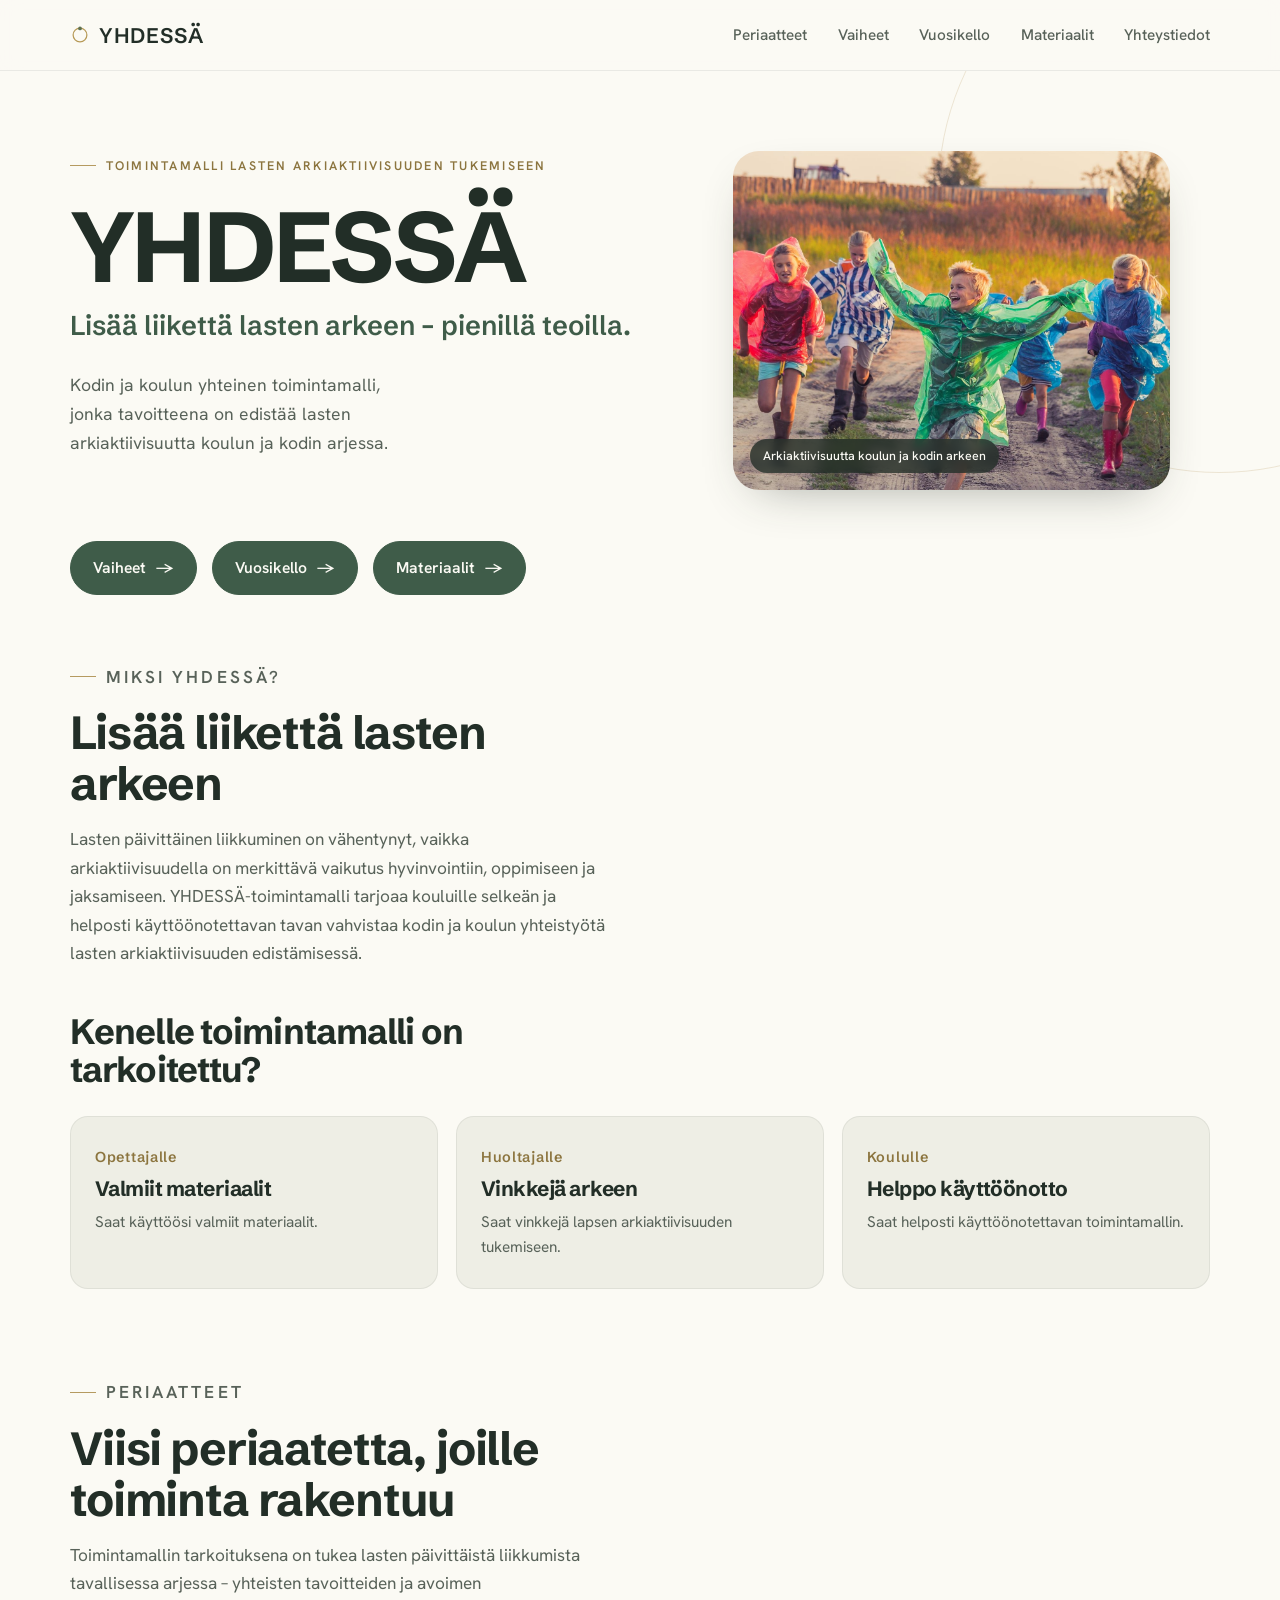
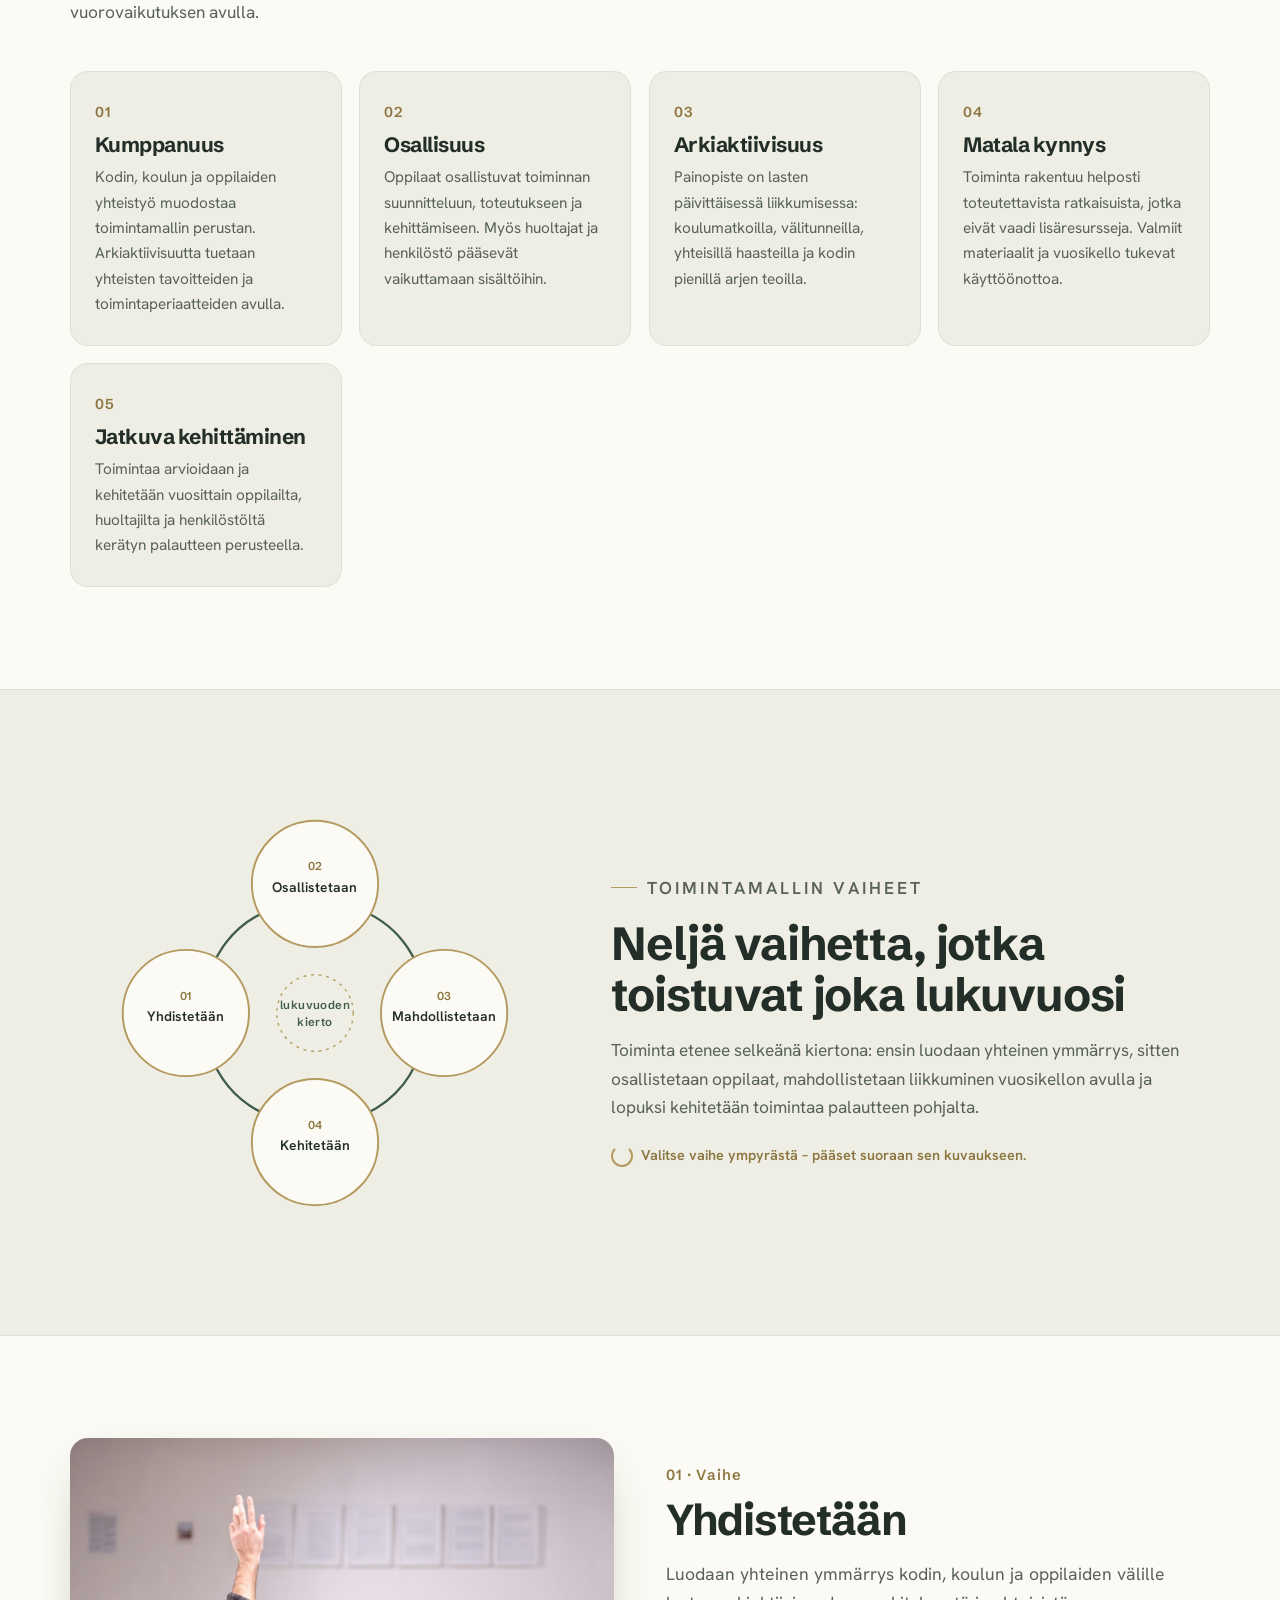
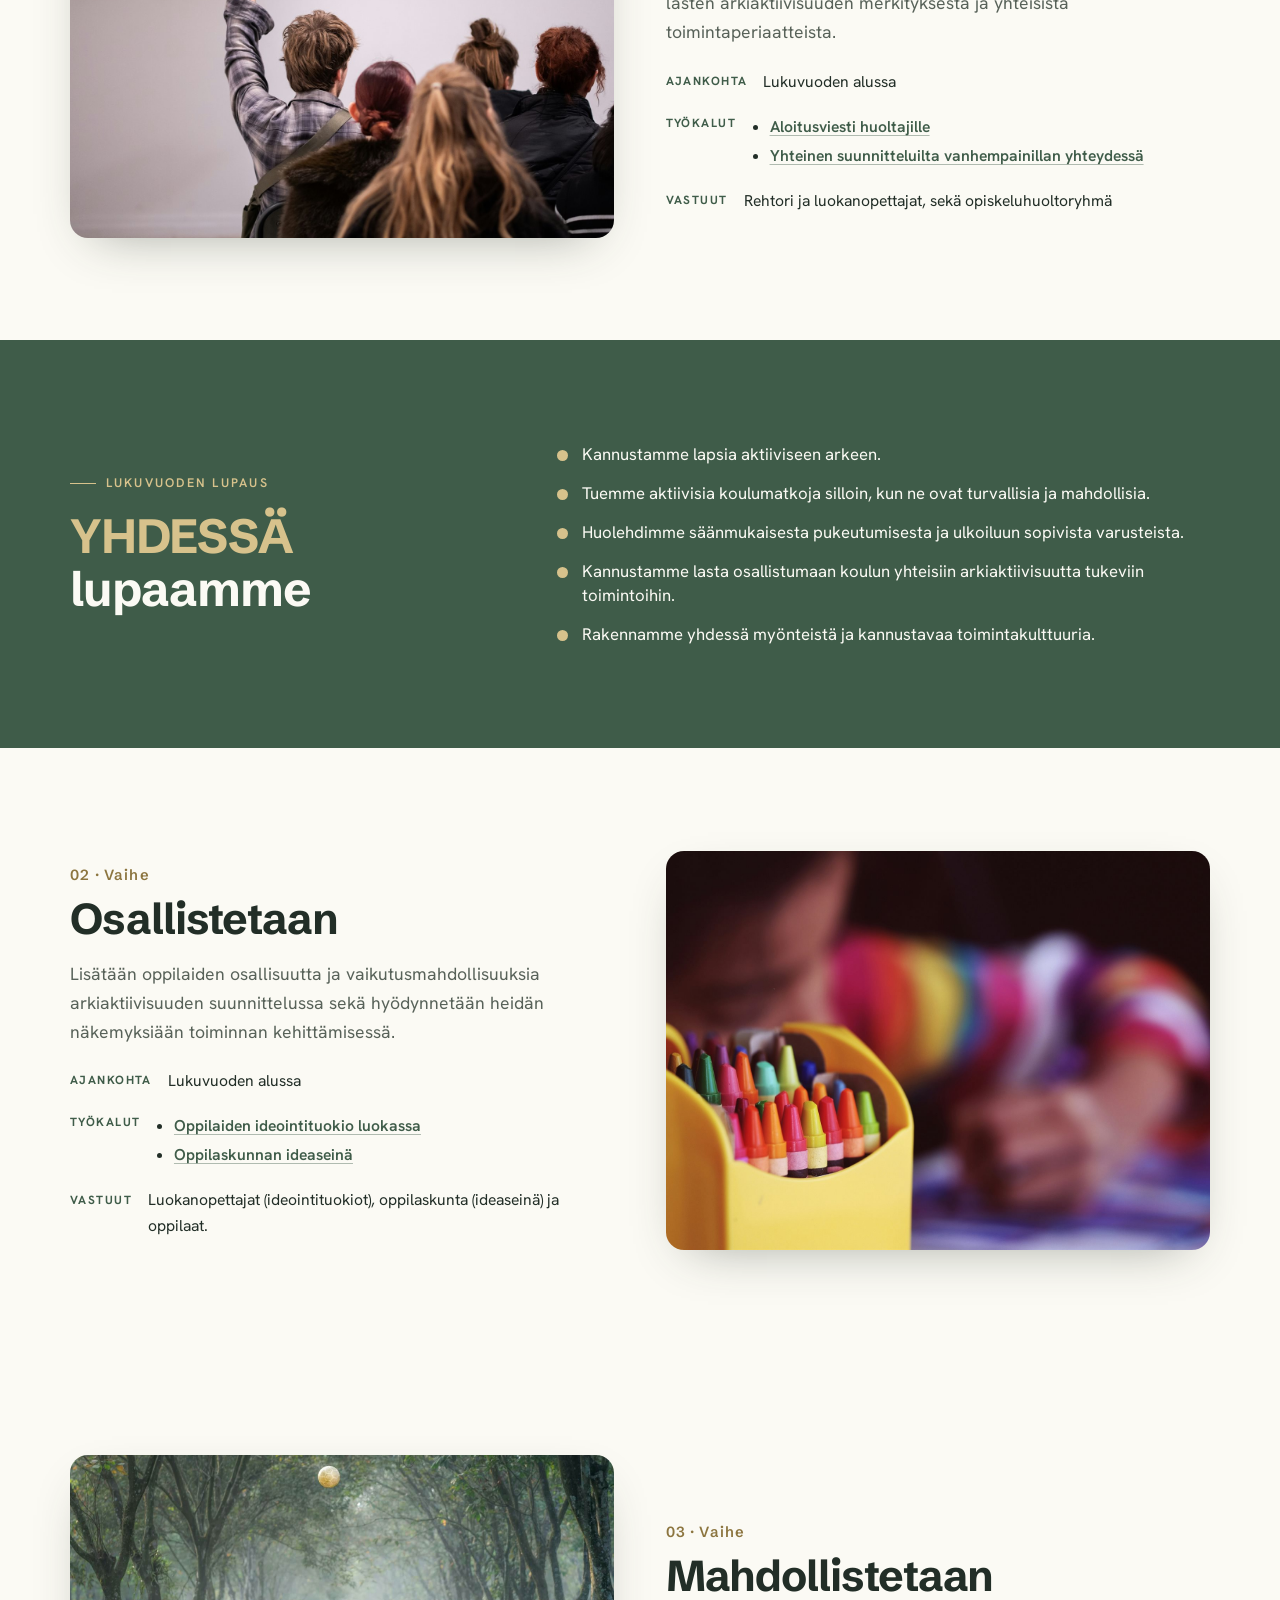
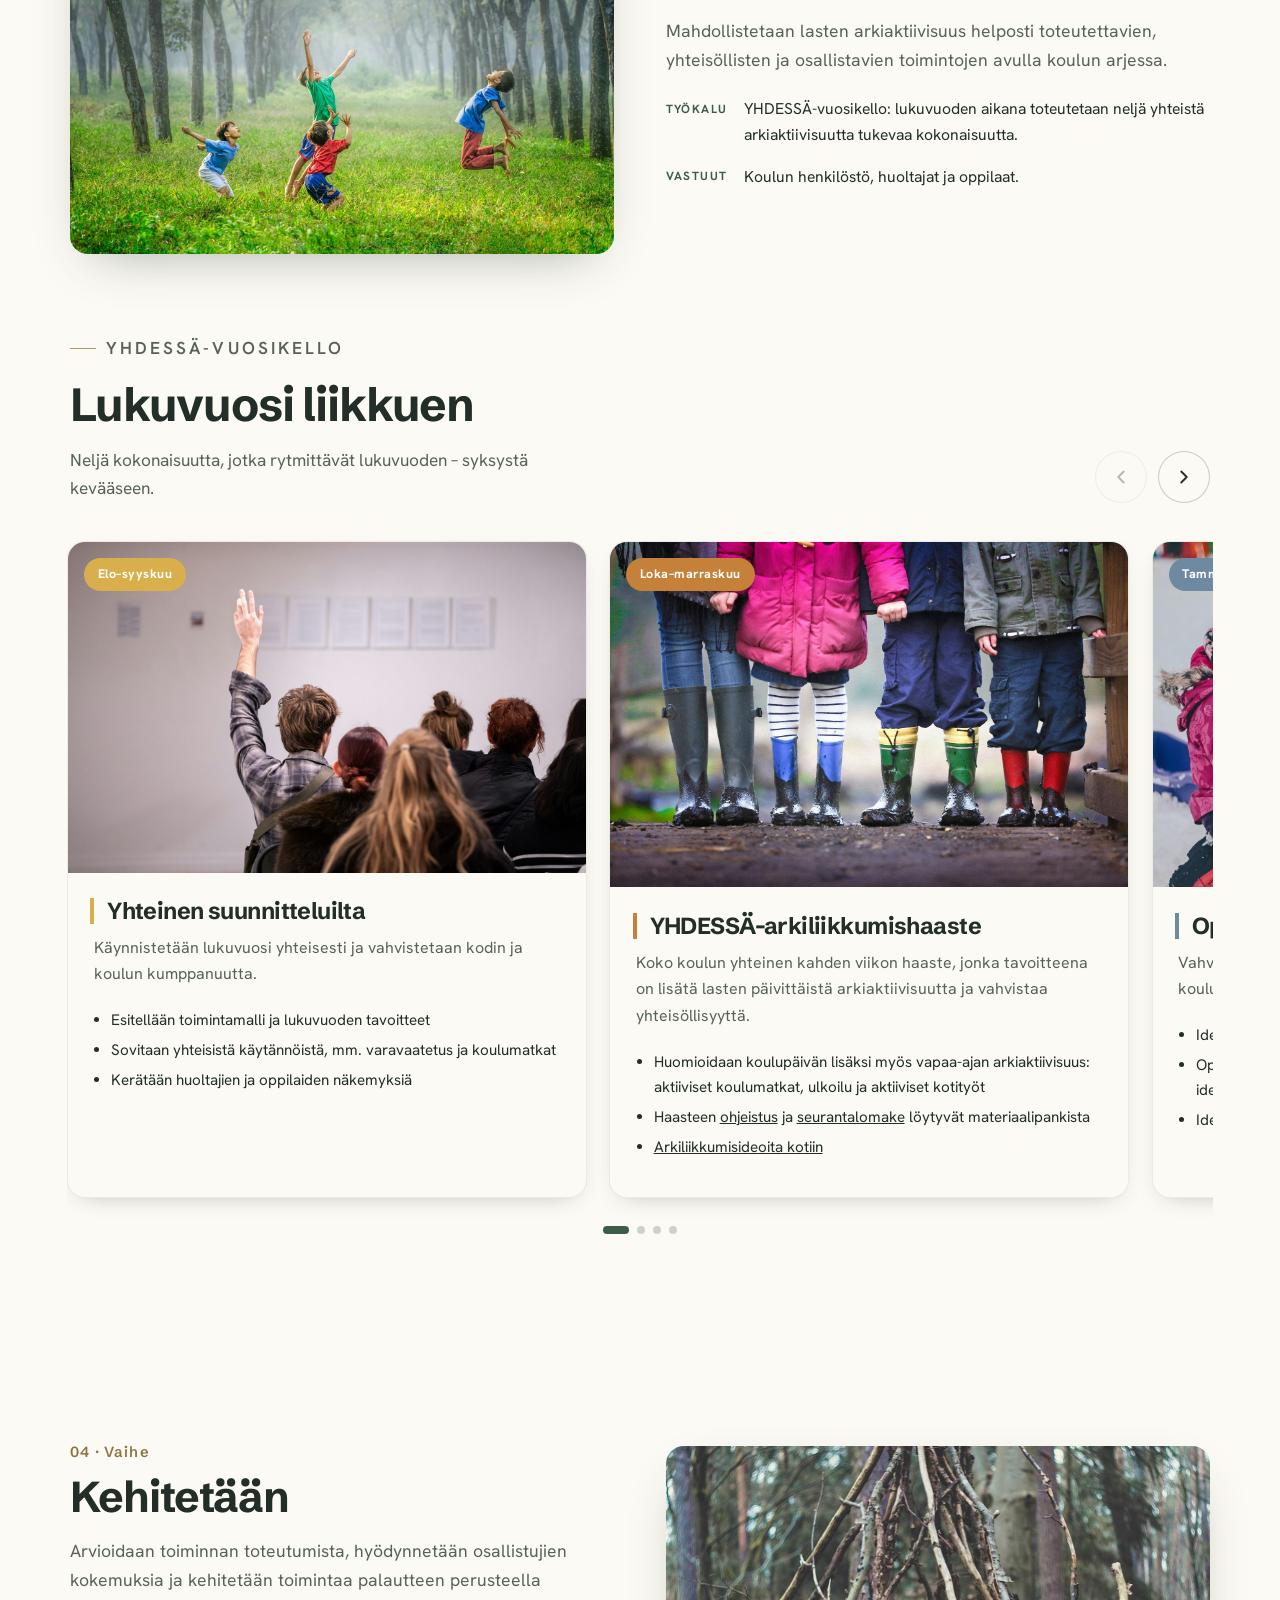
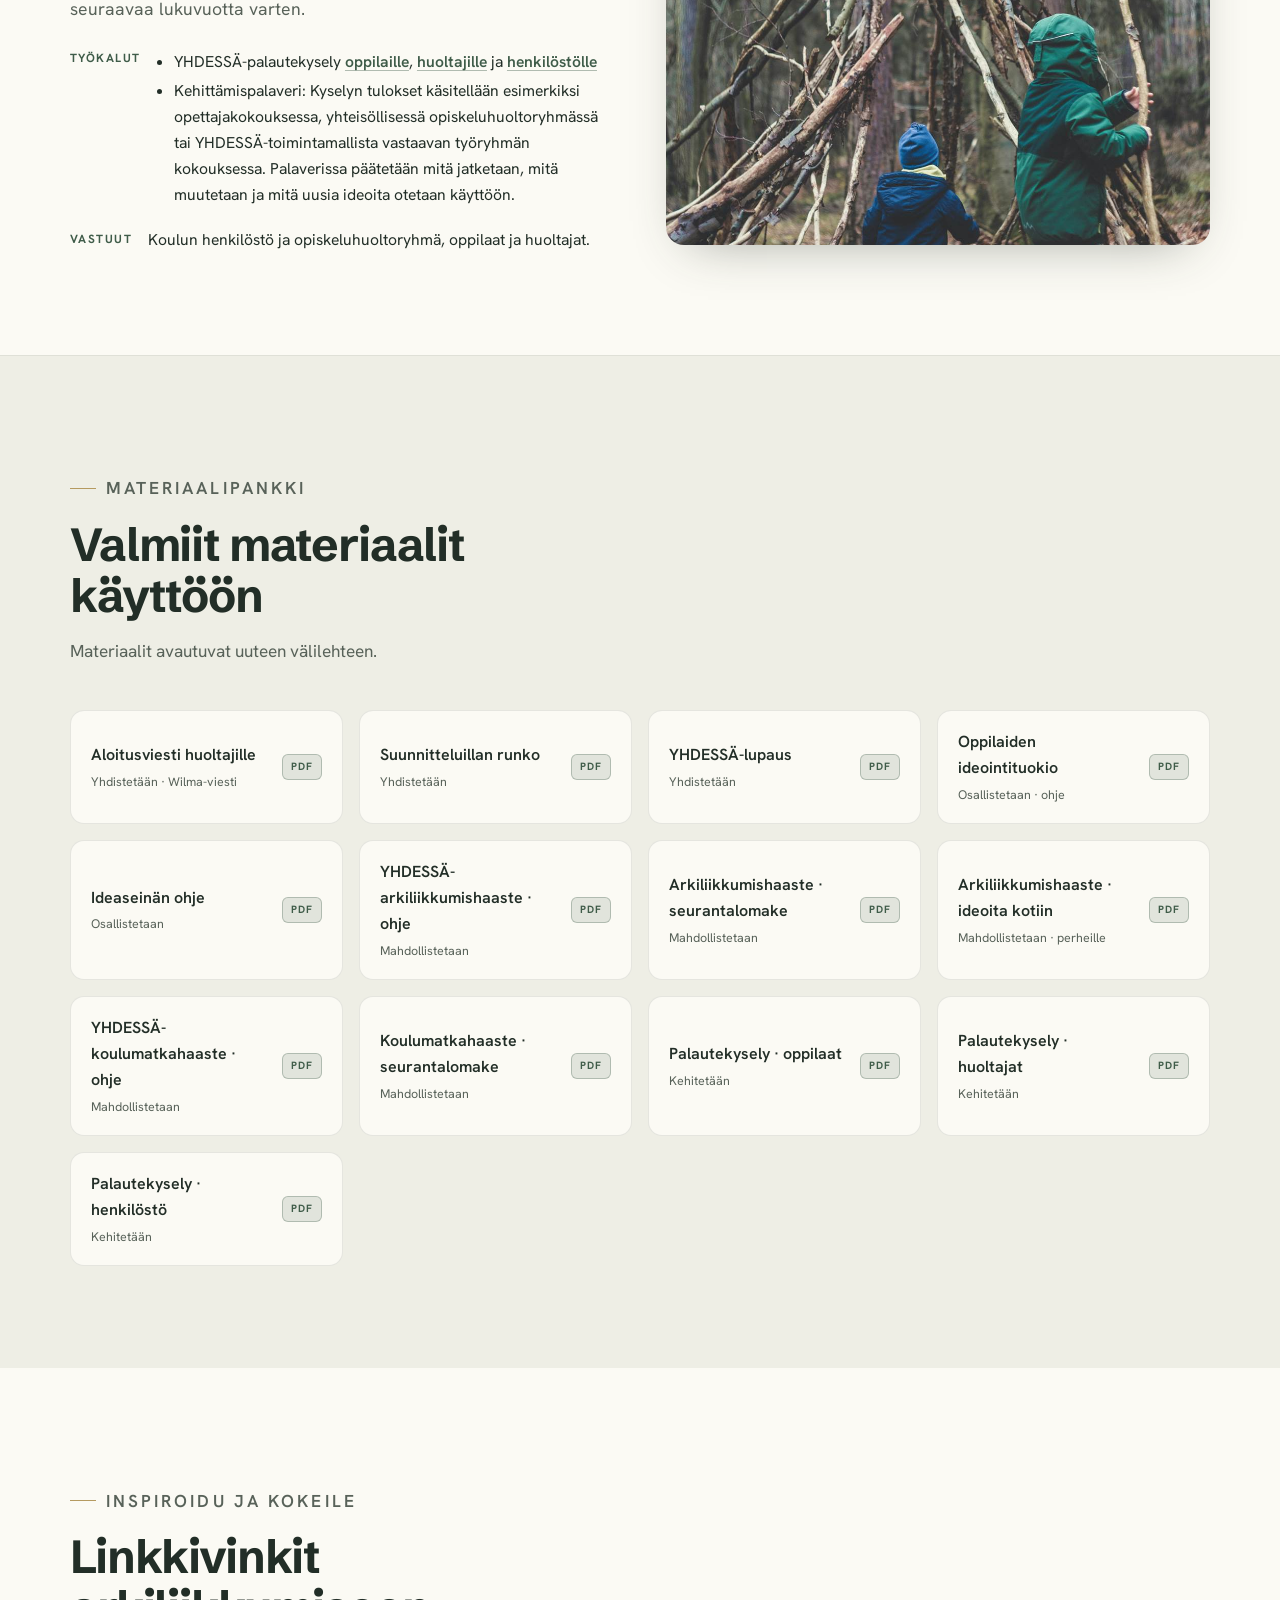
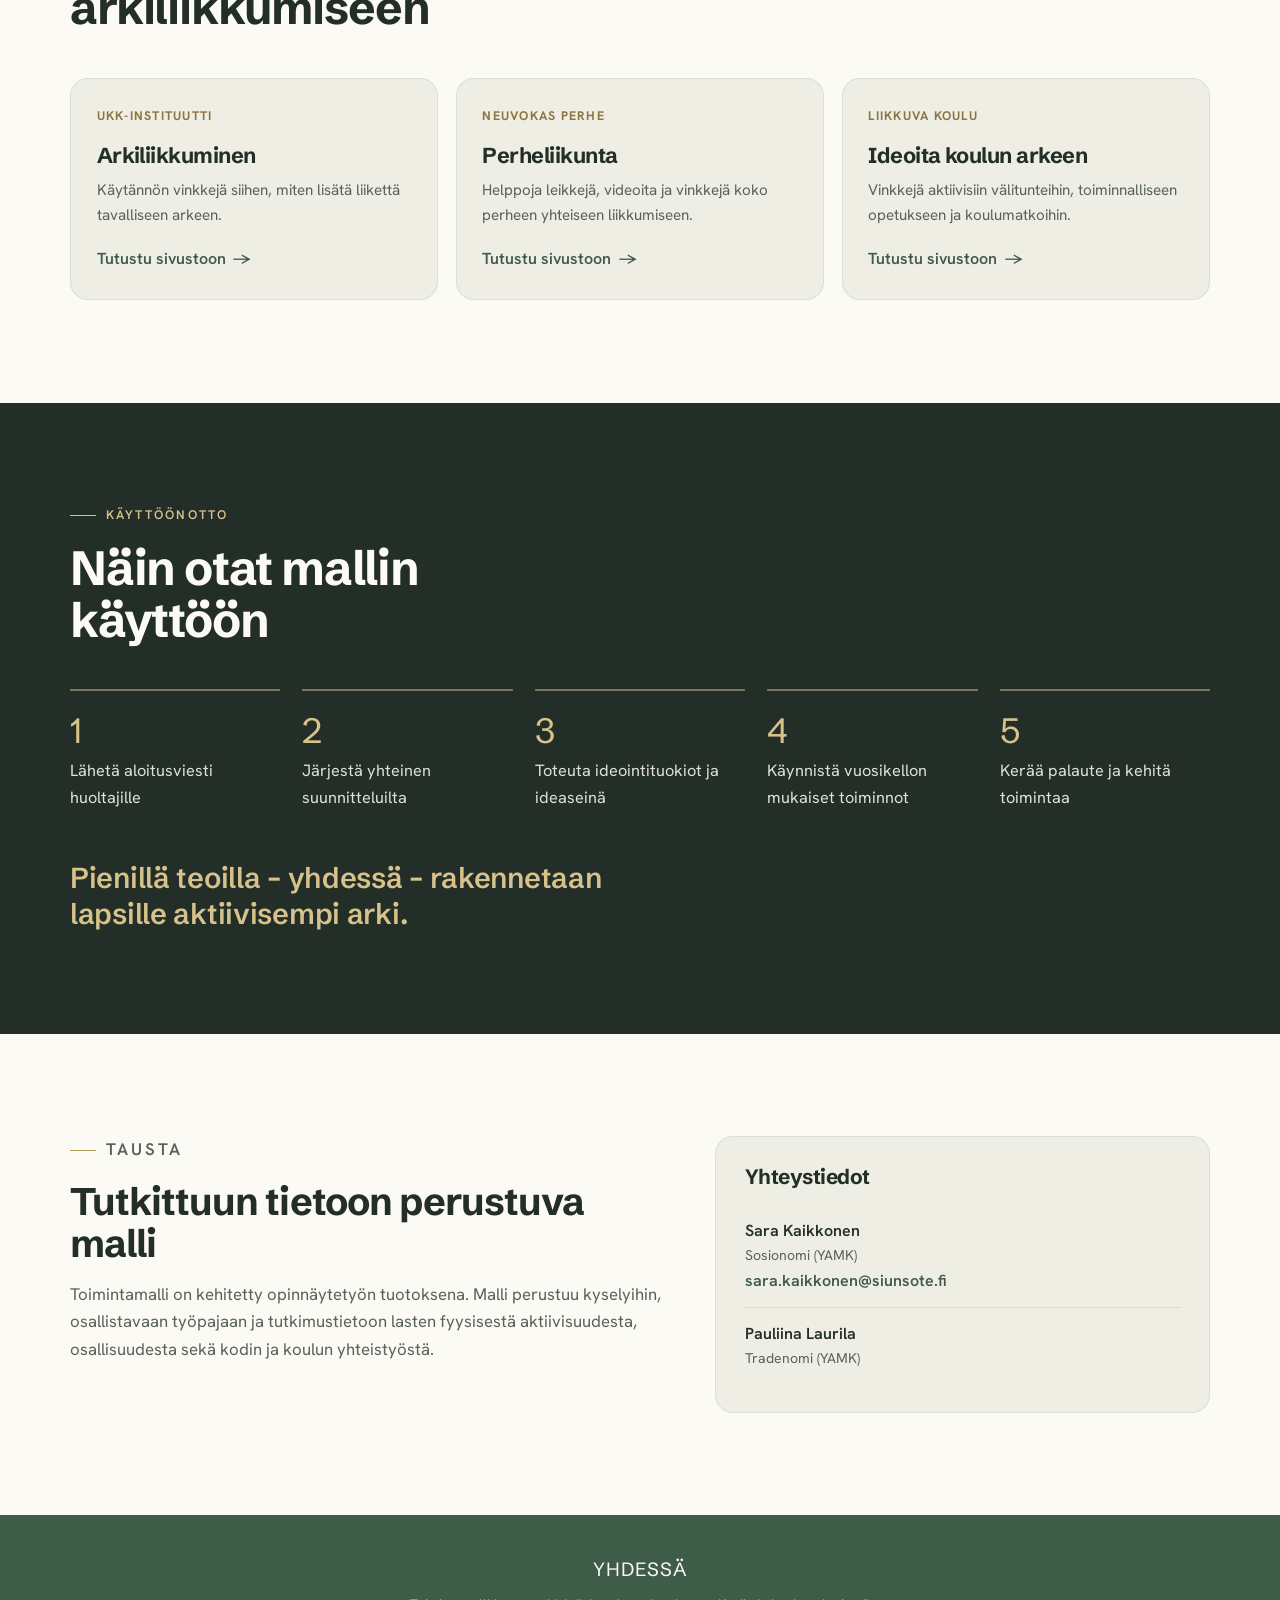
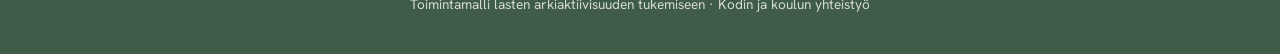
<file: index.html>
<!DOCTYPE html>
<html lang="fi">
<head>
<meta charset="UTF-8">
<meta name="viewport" content="width=device-width, initial-scale=1.0">
<title>YHDESSÄ – toimintamalli lasten arkiaktiivisuuden tukemiseen</title>
<meta name="description" content="YHDESSÄ on kodin ja koulun yhteinen toimintamalli, joka edistää lasten arkiaktiivisuutta koulun ja kodin arjessa.">
<meta name="robots" content="noindex, nofollow">
<link rel="icon" href="data:image/svg+xml,%3Csvg xmlns='http://www.w3.org/2000/svg' viewBox='0 0 32 32'%3E%3Ccircle cx='16' cy='16' r='15' fill='%23F4F1E8'/%3E%3Ccircle cx='16' cy='16' r='11' fill='none' stroke='%23B79A57' stroke-width='2'/%3E%3Ccircle cx='16' cy='5.5' r='3' fill='%235E7150'/%3E%3C/svg%3E">
<link rel="preconnect" href="https://fonts.googleapis.com">
<link rel="preconnect" href="https://fonts.gstatic.com" crossorigin>
<link href="https://fonts.googleapis.com/css2?family=Schibsted+Grotesk:wght@500;600;700;800&family=Hanken+Grotesk:wght@400;500;600;700&display=swap" rel="stylesheet">
<style>
:root{
  --fd:"Schibsted Grotesk",system-ui,sans-serif;
  --paper:#FBFAF4;
  --paper-2:#EEEEE5;
  --paper-3:#E4E3D6;
  --ink:#222E27;
  --ink-soft:#586259;
  --sage:#3F5C49;
  --sage-soft:#9DB0A0;
  --gold:#B59A60;
  --gold-deep:#8C753F;
  --gold-soft:#D7C28C;
  --autumn:#C5803A;
  --winter:#6E8AA0;
  --spring:#7FA055;
  --summer:#D9AE4C;
  --shadow:0 18px 50px -24px rgba(44,54,42,.45);
  --shadow-sm:0 8px 24px -14px rgba(44,54,42,.4);
  --r:18px;
  --maxw:1140px;
}
*{box-sizing:border-box}
html{scroll-behavior:smooth}
body{
  margin:0;
  background:var(--paper);
  color:var(--ink);
  font-family:"Hanken Grotesk",system-ui,sans-serif;
  font-size:clamp(16px,1.05vw,18px);
  line-height:1.65;
  -webkit-font-smoothing:antialiased;
}
h1,h2,h3,h4{font-family:var(--fd);font-weight:700;line-height:1.1;letter-spacing:-.025em;margin:0}
p{margin:0}
img{max-width:100%;display:block}
a{color:inherit}
.wrap{width:min(100% - 2.6rem,var(--maxw));margin-inline:auto}
.eyebrow{
  font-size:.78rem;font-weight:600;letter-spacing:.18em;text-transform:uppercase;
  color:var(--gold-deep);margin:0 0 1rem;display:flex;align-items:center;gap:.6rem;
}
.eyebrow::before{content:"";width:26px;height:1px;background:var(--gold)}
.section{padding:clamp(3.6rem,8vw,6.6rem) 0;scroll-margin-top:5rem}

/* ---------- NAV ---------- */
.nav{
  position:sticky;top:0;z-index:50;
  background:color-mix(in srgb,var(--paper) 86%,transparent);
  backdrop-filter:blur(10px);
  border-bottom:1px solid color-mix(in srgb,var(--ink) 8%,transparent);
}
.nav-in{display:flex;align-items:center;justify-content:space-between;height:4.4rem}
.brand{font-family:var(--fd);font-weight:600;font-size:1.32rem;letter-spacing:.04em;display:flex;align-items:center;gap:.55rem;text-decoration:none}
.brand .mark{width:20px;height:20px;flex:none}
.nav-links{display:flex;gap:1.9rem;align-items:center;list-style:none;margin:0;padding:0}
.nav-links a{text-decoration:none;font-weight:500;font-size:.96rem;color:var(--ink-soft);transition:color .2s}
.nav-links a:hover{color:var(--sage)}
.nav-toggle{display:none;background:none;border:0;cursor:pointer;padding:.4rem;color:var(--ink)}
.nav-toggle svg{width:26px;height:26px}

/* ---------- HERO ---------- */
.hero{position:relative;overflow:hidden;padding-top:clamp(2.4rem,5vw,4rem);padding-bottom:clamp(1rem,2.5vw,1.6rem)}
.hero::before{ /* faint vuosikello echo */
  content:"";position:absolute;right:-220px;top:-160px;width:560px;height:560px;border-radius:50%;
  border:1px solid color-mix(in srgb,var(--gold) 45%,transparent);opacity:.5;pointer-events:none;
}
.hero-grid{display:grid;grid-template-columns:1.05fr .95fr;gap:clamp(2rem,4vw,4rem);align-items:center}
.hero h1{font-size:clamp(3.4rem,9vw,6.2rem);letter-spacing:-.03em;margin:.2rem 0 .1rem}
.hero .tagline{font-family:var(--fd);font-weight:600;font-style:normal;font-size:clamp(1.3rem,2.4vw,1.7rem);color:var(--sage);margin-bottom:1.4rem}
.hero p.lead{font-size:1.1rem;color:var(--ink-soft);max-width:34ch;margin-bottom:1.8rem}
.theme-chip{
  display:inline-flex;align-items:center;gap:.55rem;background:var(--paper-2);
  border:1px solid color-mix(in srgb,var(--gold) 40%,transparent);
  border-radius:999px;padding:.5rem 1rem;font-size:.86rem;font-weight:600;color:var(--gold-deep);margin-bottom:1.9rem
}
.theme-chip::before{content:"";width:8px;height:8px;border-radius:50%;background:var(--gold)}
.cta-row{display:flex;flex-wrap:wrap;gap:1.2rem;align-items:center}
.hero-figure{position:relative}
.hero-figure img{border-radius:calc(var(--r) + 8px);box-shadow:var(--shadow);width:100%;aspect-ratio:4/3.1;object-fit:cover}
.hero-figure .cap{
  position:absolute;left:1.1rem;bottom:1.1rem;background:color-mix(in srgb,var(--ink) 78%,transparent);
  color:var(--paper);font-size:.78rem;font-weight:500;padding:.4rem .8rem;border-radius:999px;backdrop-filter:blur(4px)
}

/* ---------- QUICK NAV TILES ---------- */
.quicknav-wrap{padding:0 0 clamp(2.4rem,6vw,4rem)}
.quicknav{display:grid;grid-template-columns:repeat(3,1fr);gap:1rem}
.qn{
  display:flex;flex-direction:column;gap:.35rem;text-decoration:none;
  background:var(--paper-2);border:1px solid color-mix(in srgb,var(--ink) 9%,transparent);
  border-radius:16px;padding:1.3rem 1.4rem;transition:transform .16s,box-shadow .2s,border-color .2s;
}
.qn:hover{transform:translateY(-3px);box-shadow:var(--shadow-sm);border-color:var(--sage)}
.qn .qn-k{font-size:.72rem;font-weight:700;letter-spacing:.14em;text-transform:uppercase;color:var(--gold-deep)}
.qn b{font-family:var(--fd);font-weight:600;font-size:1.25rem;line-height:1.1}
.qn span.d{font-size:.9rem;color:var(--ink-soft)}
.qn .ar{color:var(--sage);font-weight:600;margin-top:.3rem;transition:transform .2s}
.qn:hover .ar{transform:translateX(4px)}
/* hero quick links as pill buttons */
.hero-links{margin-top:clamp(1.5rem,3vw,2.2rem);display:flex;flex-wrap:wrap;gap:.9rem}
@media(max-width:560px){.hero-links{flex-direction:column}.hero-links .btn{justify-content:center}}

/* ---------- BUTTONS / ARROW LINKS ---------- */
.btn{
  --c:var(--sage);
  display:inline-flex;align-items:center;gap:.6rem;text-decoration:none;cursor:pointer;
  font-weight:600;font-size:.98rem;padding:.82rem 1.4rem;border-radius:999px;border:1.5px solid var(--c);
  background:var(--c);color:var(--paper);transition:transform .18s ease,background .2s,box-shadow .2s;
}
.btn .ar{transition:transform .2s ease}
.btn:hover{transform:translateY(-2px);box-shadow:var(--shadow-sm)}
.btn:hover .ar{transform:translateX(4px)}
.btn.ghost{background:transparent;color:var(--ink);border-color:color-mix(in srgb,var(--ink) 24%,transparent)}
.btn.ghost:hover{border-color:var(--sage);color:var(--sage)}
.arrow-link{display:inline-flex;align-items:center;gap:.45rem;text-decoration:none;font-weight:600;color:var(--sage)}
.arrow-link .ar{transition:transform .2s}
.arrow-link:hover .ar{transform:translateX(4px)}

/* ---------- PERIAATTEET ---------- */
.sec-head{max-width:60ch;margin-bottom:2.8rem}
.sec-head h2{font-size:clamp(2rem,4.4vw,2.9rem)}
.sec-head p{color:var(--ink-soft);margin-top:1rem;font-size:1.08rem}
.principles{display:grid;grid-template-columns:repeat(auto-fit,minmax(220px,1fr));gap:1.1rem}
.p-card{
  background:var(--paper-2);border-radius:var(--r);padding:1.7rem 1.5rem;
  border:1px solid color-mix(in srgb,var(--ink) 7%,transparent);position:relative;overflow:hidden;
}
.p-card::after{content:"";position:absolute;inset:0 auto 0 0;width:4px;background:var(--gold);opacity:.0;transition:opacity .25s}
.p-card:hover::after{opacity:1}
.p-card .num{font-family:var(--fd);font-size:.9rem;color:var(--gold-deep);font-weight:600;letter-spacing:.05em}
.p-card h3{font-size:1.3rem;margin:.5rem 0 .55rem}
.p-card p{font-size:.96rem;color:var(--ink-soft)}

/* ---------- VAIHEET WHEEL ---------- */
.vaiheet{background:var(--paper-2);border-top:1px solid color-mix(in srgb,var(--ink) 7%,transparent);border-bottom:1px solid color-mix(in srgb,var(--ink) 7%,transparent)}
.wheel-grid{display:grid;grid-template-columns:.9fr 1.1fr;gap:clamp(1.6rem,4vw,3.4rem);align-items:center}
.wheel-wrap{display:flex;justify-content:center}
.wheel{width:min(100%,440px);height:auto;overflow:visible}
.wnode{cursor:pointer}
.wnode circle{fill:var(--paper);stroke:var(--gold);stroke-width:2;transition:fill .25s,transform .25s;transform-origin:center;transform-box:fill-box}
.wnode:hover circle,.wnode:focus-visible circle{fill:color-mix(in srgb,var(--sage-soft) 38%,var(--paper))}
.wnode .wlabel{font-family:"Hanken Grotesk",sans-serif;font-weight:600;font-size:14.5px;fill:var(--ink);text-anchor:middle;pointer-events:none}
.wnode .wnum{font-family:var(--fd);font-size:12px;fill:var(--gold-deep);text-anchor:middle;font-weight:600;pointer-events:none}
.wnode:focus-visible{outline:none}
.warrow{fill:none;stroke:var(--sage);stroke-width:2.4;stroke-linecap:round}
.wcenter{font-family:var(--fd);font-weight:600;fill:var(--sage);text-anchor:middle;font-size:12px;letter-spacing:.04em}
.wheel-copy h2{font-size:clamp(2rem,4.4vw,2.9rem)}
.wheel-copy p{color:var(--ink-soft);margin-top:1rem;font-size:1.08rem}
.wheel-copy .hint{margin-top:1.4rem;font-size:.9rem;color:var(--gold-deep);font-weight:600;display:flex;align-items:center;gap:.5rem}
.wheel-copy .hint::before{content:"";width:18px;height:18px;border:2px solid var(--gold);border-radius:50%;border-top-color:transparent;display:inline-block}

/* ---------- PHASE SECTIONS ---------- */
.phase{display:grid;grid-template-columns:1fr 1fr;gap:clamp(1.6rem,4vw,3.6rem);align-items:center}
.phase.flip .phase-media{order:2}
.phase-media img{border-radius:var(--r);box-shadow:var(--shadow);width:100%;aspect-ratio:3/2.2;object-fit:cover}
.phase-tag{font-family:var(--fd);font-size:.92rem;color:var(--gold-deep);font-weight:600;letter-spacing:.08em}
.phase h2{font-size:clamp(1.9rem,4vw,2.7rem);margin:.45rem 0 1rem}
.phase .goal{font-size:1.1rem;color:var(--ink-soft);margin-bottom:1.4rem}
.meta{display:grid;gap:1rem;margin-top:.4rem}
.meta-row{display:grid;grid-template-columns:auto 1fr;gap:1rem;align-items:start}
.meta-k{font-size:.74rem;font-weight:700;letter-spacing:.12em;text-transform:uppercase;color:var(--sage);padding-top:.2rem;white-space:nowrap}
.meta-v{font-size:.98rem;color:var(--ink)}
.meta-v a{color:var(--sage);font-weight:600;text-decoration:underline;text-underline-offset:3px;text-decoration-color:color-mix(in srgb,var(--sage) 40%,transparent);transition:text-decoration-color .2s}
.meta-v a:hover{text-decoration-color:var(--sage)}
.meta-v ul{margin:.1rem 0 0;padding-left:1.1rem}
.meta-v li{margin:.2rem 0}

/* ---------- LUPAUS BAND ---------- */
.lupaus{background:var(--sage);color:var(--paper)}
.lupaus .wrap{display:grid;grid-template-columns:.8fr 1.2fr;gap:clamp(1.6rem,4vw,3.4rem);align-items:center}
.lupaus .eyebrow{color:var(--gold-soft)}
.lupaus .eyebrow::before{background:var(--gold-soft)}
.lupaus h2{font-size:clamp(2rem,4.4vw,3rem);color:var(--paper)}
.lupaus h2 em{font-style:normal;color:var(--gold-soft)}
.lupaus ul{list-style:none;margin:0;padding:0;display:grid;gap:.9rem}
.lupaus li{display:grid;grid-template-columns:auto 1fr;gap:.9rem;align-items:start;font-size:1.05rem;line-height:1.45}
.lupaus li::before{content:"";width:11px;height:11px;border-radius:50%;background:var(--gold-soft);margin-top:.5rem}

/* ---------- VUOSIKELLO SLIDER ---------- */
.vk-head{display:flex;flex-wrap:wrap;justify-content:space-between;align-items:flex-end;gap:1.4rem;margin-bottom:2rem}
.vk-controls{display:flex;gap:.7rem}
.round-btn{
  width:52px;height:52px;border-radius:50%;border:1.5px solid color-mix(in srgb,var(--ink) 22%,transparent);
  background:var(--paper);cursor:pointer;display:grid;place-items:center;transition:background .2s,border-color .2s,transform .15s,opacity .2s;color:var(--ink)
}
.round-btn:hover{background:var(--sage);border-color:var(--sage);color:var(--paper)}
.round-btn:active{transform:scale(.94)}
.round-btn:disabled{opacity:.32;cursor:default;background:var(--paper);border-color:color-mix(in srgb,var(--ink) 18%,transparent);color:var(--ink)}
.round-btn svg{width:22px;height:22px}
.vk-track{display:flex;gap:1.4rem;overflow-x:auto;scroll-snap-type:x mandatory;scroll-behavior:smooth;padding:.4rem .2rem 1.4rem;margin:0 -.2rem;scrollbar-width:none}
.vk-track::-webkit-scrollbar{display:none}
.vk-card{
  scroll-snap-align:start;flex:0 0 min(85%,520px);background:var(--paper);border-radius:var(--r);overflow:hidden;
  box-shadow:var(--shadow-sm);border:1px solid color-mix(in srgb,var(--ink) 7%,transparent);display:flex;flex-direction:column;
  --tint:var(--gold);
}
.vk-card .vk-img{position:relative;aspect-ratio:16/8}
.vk-card .vk-img img{width:100%;height:100%;object-fit:cover}
.vk-season{position:absolute;left:1rem;top:1rem;background:var(--tint);color:#fff;font-size:.78rem;font-weight:700;letter-spacing:.04em;padding:.4rem .85rem;border-radius:999px}
.vk-body{padding:1.6rem 1.6rem 1.8rem;display:flex;flex-direction:column;gap:.7rem;flex:1}
.vk-body h3{font-size:1.45rem;border-left:4px solid var(--tint);padding-left:.8rem;margin-left:-.2rem}
.vk-goal{color:var(--ink-soft);font-size:1rem}
.vk-body ul{margin:.3rem 0 0;padding-left:1.1rem;color:var(--ink);font-size:.95rem}
.vk-body li{margin:.3rem 0}
.vk-dots{display:flex;gap:.5rem;justify-content:center;margin-top:.4rem}
.vk-dot{width:8px;height:8px;border-radius:50%;background:color-mix(in srgb,var(--ink) 20%,transparent);border:0;padding:0;cursor:pointer;transition:width .25s,background .25s}
.vk-dot.active{width:26px;border-radius:999px;background:var(--sage)}

/* ---------- MATERIAALIPANKKI ---------- */
.materiaalit{background:var(--paper-2);border-top:1px solid color-mix(in srgb,var(--ink) 7%,transparent)}
.mat-note{font-size:.9rem;color:var(--ink-soft);background:var(--paper);border:1px dashed color-mix(in srgb,var(--gold) 55%,transparent);border-radius:12px;padding:.8rem 1.1rem;margin-bottom:2rem;display:inline-flex;gap:.6rem;align-items:center}
.mat-grid{display:grid;grid-template-columns:repeat(auto-fill,minmax(255px,1fr));gap:1rem}
.mat-item{
  display:flex;align-items:center;justify-content:space-between;gap:1rem;text-decoration:none;
  background:var(--paper);border:1px solid color-mix(in srgb,var(--ink) 10%,transparent);border-radius:14px;
  padding:1.1rem 1.25rem;transition:transform .16s,box-shadow .2s,border-color .2s;
}
.mat-item:hover{transform:translateY(-2px);box-shadow:var(--shadow-sm);border-color:var(--sage)}
.mat-item .mt{display:flex;flex-direction:column;gap:.2rem}
.mat-item .mt b{font-weight:600;font-size:1rem}
.mat-item .mt span{font-size:.78rem;color:var(--ink-soft)}
.mat-item .tulossa{font-size:.68rem;font-weight:700;letter-spacing:.06em;text-transform:uppercase;color:var(--gold-deep);background:color-mix(in srgb,var(--gold) 22%,var(--paper));padding:.25rem .55rem;border-radius:999px;white-space:nowrap}
.mat-item .pdf-tag{font-size:.66rem;font-weight:700;letter-spacing:.08em;color:var(--sage);background:color-mix(in srgb,var(--sage) 14%,var(--paper));border:1px solid color-mix(in srgb,var(--sage) 30%,transparent);padding:.22rem .5rem;border-radius:6px;white-space:nowrap;flex:none}
.mat-item .ar{color:var(--sage);flex:none;transition:transform .2s}
.mat-item:hover .ar{transform:translateX(3px)}

/* ---------- LINKKIVINKIT ---------- */
.links-grid{display:grid;grid-template-columns:repeat(auto-fit,minmax(260px,1fr));gap:1.1rem}
.link-card{
  display:block;text-decoration:none;background:var(--paper-2);border-radius:var(--r);padding:1.7rem 1.6rem;
  border:1px solid color-mix(in srgb,var(--ink) 8%,transparent);transition:transform .16s,box-shadow .2s
}
.link-card:hover{transform:translateY(-3px);box-shadow:var(--shadow-sm)}
.link-card .src{font-size:.78rem;font-weight:700;letter-spacing:.1em;text-transform:uppercase;color:var(--gold-deep)}
.link-card h3{font-size:1.35rem;margin:.5rem 0 .6rem}
.link-card p{font-size:.95rem;color:var(--ink-soft);margin-bottom:1.1rem}

/* ---------- KÄYTTÖÖNOTTO ---------- */
.kayttoonotto{background:var(--ink);color:var(--paper)}
.kayttoonotto .eyebrow{color:var(--gold-soft)}
.kayttoonotto .eyebrow::before{background:var(--gold-soft)}
.kayttoonotto h2{font-size:clamp(2rem,4.4vw,3rem);color:var(--paper);max-width:18ch}
.steps{display:grid;grid-template-columns:repeat(auto-fit,minmax(180px,1fr));gap:1.4rem;margin-top:2.6rem;counter-reset:s}
.step{position:relative;padding-top:1.4rem;border-top:2px solid color-mix(in srgb,var(--gold-soft) 50%,transparent)}
.step .sn{font-family:var(--fd);font-size:2.2rem;color:var(--gold-soft);display:block;line-height:1;margin-bottom:.6rem}
.step p{font-size:1.02rem;color:color-mix(in srgb,var(--paper) 88%,transparent)}
.toivotus{margin-top:3rem;font-family:var(--fd);font-weight:600;font-size:clamp(1.3rem,2.6vw,1.8rem);color:var(--gold-soft);max-width:30ch;line-height:1.25;letter-spacing:-.01em}

/* ---------- TAUSTA / FOOTER ---------- */
.tausta-grid{display:grid;grid-template-columns:1.2fr 1fr;gap:clamp(1.6rem,4vw,3.4rem)}
.tausta p{color:var(--ink-soft);font-size:1.05rem}
.contact{background:var(--paper-2);border-radius:var(--r);padding:1.8rem;border:1px solid color-mix(in srgb,var(--ink) 8%,transparent)}
.contact h3{font-size:1.3rem;margin-bottom:1rem}
.person{padding:.8rem 0;border-bottom:1px solid color-mix(in srgb,var(--ink) 10%,transparent)}
.person:last-child{border-bottom:0}
.person b{font-weight:600}
.person span{display:block;font-size:.88rem;color:var(--ink-soft)}
.person a{color:var(--sage);font-weight:600;text-decoration:none}
.person a:hover{text-decoration:underline}
footer{background:var(--sage);color:var(--paper);padding:2.4rem 0;text-align:center}
footer .brand-f{font-family:var(--fd);font-size:1.2rem;letter-spacing:.05em}
footer p{font-size:.85rem;color:color-mix(in srgb,var(--paper) 80%,transparent);margin-top:.5rem}
footer .img-credit{font-size:.72rem;color:color-mix(in srgb,var(--paper) 58%,transparent);margin-top:1.1rem;max-width:60ch;margin-inline:auto;line-height:1.5}

/* ---------- REVEAL ---------- */
.reveal{opacity:0;transform:translateY(22px);transition:opacity .7s ease,transform .7s ease}
.reveal.in{opacity:1;transform:none}

/* ---------- RESPONSIVE ---------- */
@media(max-width:860px){
  .nav-links{
    position:absolute;top:4.4rem;left:0;right:0;background:var(--paper);flex-direction:column;
    gap:0;padding:.5rem 1.3rem 1.2rem;border-bottom:1px solid color-mix(in srgb,var(--ink) 10%,transparent);
    box-shadow:var(--shadow-sm);display:none
  }
  .nav-links.open{display:flex}
  .nav-links a{padding:.7rem 0;width:100%;border-bottom:1px solid color-mix(in srgb,var(--ink) 7%,transparent)}
  .nav-toggle{display:block}
  .hero-grid,.wheel-grid,.phase,.phase.flip .phase-media,.lupaus .wrap,.tausta-grid,.quicknav{grid-template-columns:1fr}
  .phase.flip .phase-media{order:0}
  .hero-figure{order:-1}
  .wheel-wrap{order:-1}
}
@media(prefers-reduced-motion:reduce){
  html{scroll-behavior:auto}
  .reveal{opacity:1;transform:none;transition:none}
  *{scroll-behavior:auto}
}
</style>
</head>
<body>

<!-- NAV -->
<header class="nav">
  <div class="wrap nav-in">
    <a class="brand" href="#top">
      <svg class="mark" viewBox="0 0 32 32" aria-hidden="true"><circle cx="16" cy="16" r="11" fill="none" stroke="#B79A57" stroke-width="2"/><circle cx="16" cy="5.5" r="3" fill="#5E7150"/></svg>
      YHDESSÄ
    </a>
    <button class="nav-toggle" aria-label="Avaa valikko" aria-expanded="false">
      <svg viewBox="0 0 24 24" fill="none" stroke="currentColor" stroke-width="2" stroke-linecap="round"><path d="M3 6h18M3 12h18M3 18h18"/></svg>
    </button>
    <ul class="nav-links">
      <li><a href="#periaatteet">Periaatteet</a></li>
      <li><a href="#vaiheet">Vaiheet</a></li>
      <li><a href="#vuosikello">Vuosikello</a></li>
      <li><a href="#materiaalit">Materiaalit</a></li>
      <li><a href="#yhteystiedot">Yhteystiedot</a></li>
    </ul>
  </div>
</header>

<!-- HERO -->
<section class="hero section" id="top">
  <div class="wrap hero-grid">
    <div>
      <p class="eyebrow">Toimintamalli lasten arkiaktiivisuuden tukemiseen</p>
      <h1>YHDESSÄ</h1>
      <p class="tagline">Lisää liikettä lasten arkeen – pienillä teoilla.</p>
      <p class="lead">Kodin ja koulun yhteinen toimintamalli, jonka tavoitteena on edistää lasten arkiaktiivisuutta koulun ja kodin arjessa.</p>
    </div>
    <figure class="hero-figure">
      <img src="kuvia/hero-juoksu.jpg?v=2" alt="Joukko alakoululaisia juoksee reput selässä kohti koulun pihaa.">
      <figcaption class="cap">Arkiaktiivisuutta koulun ja kodin arkeen</figcaption>
    </figure>
  </div>
  <nav class="wrap hero-links" aria-label="Pikalinkit">
    <a class="btn" href="#vaiheet">Vaiheet <span class="ar">→</span></a>
    <a class="btn" href="#vuosikello">Vuosikello <span class="ar">→</span></a>
    <a class="btn" href="#materiaalit">Materiaalit <span class="ar">→</span></a>
  </nav>
</section>

<!-- MIKSI / KENELLE -->
<section class="section" id="miksi" style="padding-top:clamp(1rem,2.5vw,1.6rem);padding-bottom:clamp(1.4rem,3vw,2rem)">
  <div class="wrap">
    <div class="sec-head reveal">
      <p class="eyebrow">Miksi YHDESSÄ?</p>
      <h2>Lisää liikettä lasten arkeen</h2>
      <p>Lasten päivittäinen liikkuminen on vähentynyt, vaikka arkiaktiivisuudella on merkittävä vaikutus hyvinvointiin, oppimiseen ja jaksamiseen. YHDESSÄ-toimintamalli tarjoaa kouluille selkeän ja helposti käyttöönotettavan tavan vahvistaa kodin ja koulun yhteistyötä lasten arkiaktiivisuuden edistämisessä.</p>
    </div>
    <div class="sec-head reveal" style="margin:2.6rem 0 1.6rem">
      <h2 style="font-size:clamp(1.6rem,3.4vw,2.2rem)">Kenelle toimintamalli on tarkoitettu?</h2>
    </div>
    <div class="principles">
      <article class="p-card reveal"><span class="num">Opettajalle</span><h3>Valmiit materiaalit</h3><p>Saat käyttöösi valmiit materiaalit.</p></article>
      <article class="p-card reveal"><span class="num">Huoltajalle</span><h3>Vinkkejä arkeen</h3><p>Saat vinkkejä lapsen arkiaktiivisuuden tukemiseen.</p></article>
      <article class="p-card reveal"><span class="num">Koululle</span><h3>Helppo käyttöönotto</h3><p>Saat helposti käyttöönotettavan toimintamallin.</p></article>
    </div>
  </div>
</section>

<!-- PERIAATTEET -->
<section class="section" id="periaatteet" style="padding-top:clamp(1.6rem,3.5vw,2.6rem)">
  <div class="wrap">
    <div class="sec-head reveal">
      <p class="eyebrow">Periaatteet</p>
      <h2>Viisi periaatetta, joille toiminta rakentuu</h2>
      <p>Toimintamallin tarkoituksena on tukea lasten päivittäistä liikkumista tavallisessa arjessa – yhteisten tavoitteiden ja avoimen vuorovaikutuksen avulla.</p>
    </div>
    <div class="principles">
      <article class="p-card reveal"><span class="num">01</span><h3>Kumppanuus</h3><p>Kodin, koulun ja oppilaiden yhteistyö muodostaa toimintamallin perustan. Arkiaktiivisuutta tuetaan yhteisten tavoitteiden ja toimintaperiaatteiden avulla.</p></article>
      <article class="p-card reveal"><span class="num">02</span><h3>Osallisuus</h3><p>Oppilaat osallistuvat toiminnan suunnitteluun, toteutukseen ja kehittämiseen. Myös huoltajat ja henkilöstö pääsevät vaikuttamaan sisältöihin.</p></article>
      <article class="p-card reveal"><span class="num">03</span><h3>Arkiaktiivisuus</h3><p>Painopiste on lasten päivittäisessä liikkumisessa: koulumatkoilla, välitunneilla, yhteisillä haasteilla ja kodin pienillä arjen teoilla.</p></article>
      <article class="p-card reveal"><span class="num">04</span><h3>Matala kynnys</h3><p>Toiminta rakentuu helposti toteutettavista ratkaisuista, jotka eivät vaadi lisäresursseja. Valmiit materiaalit ja vuosikello tukevat käyttöönottoa.</p></article>
      <article class="p-card reveal"><span class="num">05</span><h3>Jatkuva kehittäminen</h3><p>Toimintaa arvioidaan ja kehitetään vuosittain oppilailta, huoltajilta ja henkilöstöltä kerätyn palautteen perusteella.</p></article>
    </div>
  </div>
</section>

<!-- VAIHEET (WHEEL) -->
<section class="section vaiheet" id="vaiheet">
  <div class="wrap wheel-grid">
    <div class="wheel-wrap reveal">
      <svg class="wheel" viewBox="0 0 460 460" role="img" aria-label="Toimintamallin neljä vaihetta kiertona: Yhdistetään, Osallistetaan, Mahdollistetaan ja Kehitetään.">
        <!-- arrows (clockwise) -->
        <defs>
          <marker id="ah" viewBox="0 0 10 10" refX="7" refY="5" markerWidth="6" markerHeight="6" orient="auto-start-reverse">
            <path d="M0 0 L10 5 L0 10 z" fill="var(--sage)"/>
          </marker>
        </defs>
        <path class="warrow" d="M120 188 Q138 138 188 120" marker-end="url(#ah)"/>
        <path class="warrow" d="M272 120 Q322 138 340 188" marker-end="url(#ah)"/>
        <path class="warrow" d="M340 272 Q322 322 272 340" marker-end="url(#ah)"/>
        <path class="warrow" d="M188 340 Q138 322 120 272" marker-end="url(#ah)"/>
        <!-- center -->
        <circle cx="230" cy="230" r="40" fill="none" stroke="var(--gold)" stroke-width="1.4" stroke-dasharray="3 5"/>
        <text class="wcenter" x="230" y="226">lukuvuoden</text>
        <text class="wcenter" x="230" y="244">kierto</text>
        <!-- nodes -->
        <a class="wnode" href="#yhdistetaan" aria-label="Siirry: Yhdistetään">
          <circle cx="95" cy="230" r="66"/>
          <text class="wnum" x="95" y="216">01</text>
          <text class="wlabel" x="95" y="238">Yhdistetään</text>
        </a>
        <a class="wnode" href="#osallistetaan" aria-label="Siirry: Osallistetaan">
          <circle cx="230" cy="95" r="66"/>
          <text class="wnum" x="230" y="81">02</text>
          <text class="wlabel" x="230" y="103">Osallistetaan</text>
        </a>
        <a class="wnode" href="#mahdollistetaan" aria-label="Siirry: Mahdollistetaan">
          <circle cx="365" cy="230" r="66"/>
          <text class="wnum" x="365" y="216">03</text>
          <text class="wlabel" x="365" y="238">Mahdollistetaan</text>
        </a>
        <a class="wnode" href="#kehitetaan" aria-label="Siirry: Kehitetään">
          <circle cx="230" cy="365" r="66"/>
          <text class="wnum" x="230" y="351">04</text>
          <text class="wlabel" x="230" y="373">Kehitetään</text>
        </a>
      </svg>
    </div>
    <div class="wheel-copy reveal">
      <p class="eyebrow">Toimintamallin vaiheet</p>
      <h2>Neljä vaihetta, jotka toistuvat joka lukuvuosi</h2>
      <p>Toiminta etenee selkeänä kiertona: ensin luodaan yhteinen ymmärrys, sitten osallistetaan oppilaat, mahdollistetaan liikkuminen vuosikellon avulla ja lopuksi kehitetään toimintaa palautteen pohjalta.</p>
      <p class="hint">Valitse vaihe ympyrästä – pääset suoraan sen kuvaukseen.</p>
    </div>
  </div>
</section>

<!-- YHDISTETÄÄN -->
<section class="section" id="yhdistetaan">
  <div class="wrap phase reveal">
    <div class="phase-media"><img src="kuvia/yhdistetaan.jpg?v=2" alt="Aikuisia kohottaa käsiä yhteisessä tilaisuudessa."></div>
    <div>
      <span class="phase-tag">01 · Vaihe</span>
      <h2>Yhdistetään</h2>
      <p class="goal">Luodaan yhteinen ymmärrys kodin, koulun ja oppilaiden välille lasten arkiaktiivisuuden merkityksestä ja yhteisistä toimintaperiaatteista.</p>
      <div class="meta">
        <div class="meta-row"><div class="meta-k">Ajankohta</div><div class="meta-v">Lukuvuoden alussa</div></div>
        <div class="meta-row"><div class="meta-k">Työkalut</div><div class="meta-v"><ul><li><a href="materiaalipankki/aloitusviesti-huoltajille.pdf" target="_blank" rel="noopener">Aloitusviesti huoltajille</a></li><li><a href="materiaalipankki/suunnitteluillan-runko.pdf" target="_blank" rel="noopener">Yhteinen suunnitteluilta vanhempainillan yhteydessä</a></li></ul></div></div>
        <div class="meta-row"><div class="meta-k">Vastuut</div><div class="meta-v">Rehtori ja luokanopettajat, sekä opiskeluhuoltoryhmä</div></div>
      </div>
    </div>
  </div>
</section>

<!-- LUPAUS -->
<section class="lupaus section">
  <div class="wrap">
    <div>
      <p class="eyebrow">Lukuvuoden lupaus</p>
      <h2><em>YHDESSÄ</em> lupaamme</h2>
    </div>
    <ul>
      <li>Kannustamme lapsia aktiiviseen arkeen.</li>
      <li>Tuemme aktiivisia koulumatkoja silloin, kun ne ovat turvallisia ja mahdollisia.</li>
      <li>Huolehdimme säänmukaisesta pukeutumisesta ja ulkoiluun sopivista varusteista.</li>
      <li>Kannustamme lasta osallistumaan koulun yhteisiin arkiaktiivisuutta tukeviin toimintoihin.</li>
      <li>Rakennamme yhdessä myönteistä ja kannustavaa toimintakulttuuria.</li>
    </ul>
  </div>
</section>

<!-- OSALLISTETÄÄN -->
<section class="section" id="osallistetaan">
  <div class="wrap phase flip reveal">
    <div class="phase-media"><img src="kuvia/osallistetaan.jpg?v=2" alt="Ihmisiä ideoi yhdessä pöydän ääressä, jolla on värikkäitä kuvioita."></div>
    <div>
      <span class="phase-tag">02 · Vaihe</span>
      <h2>Osallistetaan</h2>
      <p class="goal">Lisätään oppilaiden osallisuutta ja vaikutusmahdollisuuksia arkiaktiivisuuden suunnittelussa sekä hyödynnetään heidän näkemyksiään toiminnan kehittämisessä.</p>
      <div class="meta">
        <div class="meta-row"><div class="meta-k">Ajankohta</div><div class="meta-v">Lukuvuoden alussa</div></div>
        <div class="meta-row"><div class="meta-k">Työkalut</div><div class="meta-v"><ul><li><a href="materiaalipankki/oppilaiden-ideointituokio.pdf" target="_blank" rel="noopener">Oppilaiden ideointituokio luokassa</a></li><li><a href="materiaalipankki/ideaseinan-ohje.pdf" target="_blank" rel="noopener">Oppilaskunnan ideaseinä</a></li></ul></div></div>
        <div class="meta-row"><div class="meta-k">Vastuut</div><div class="meta-v">Luokanopettajat (ideointituokiot), oppilaskunta (ideaseinä) ja oppilaat.</div></div>
      </div>
    </div>
  </div>
</section>

<!-- MAHDOLLISTETAAN + VUOSIKELLO -->
<section class="section" id="mahdollistetaan">
  <div class="wrap phase reveal">
    <div class="phase-media"><img src="kuvia/mahdollistetaan.jpg?v=2" alt="Lapsia piirtää liiduilla pihan asfalttiin."></div>
    <div>
      <span class="phase-tag">03 · Vaihe</span>
      <h2>Mahdollistetaan</h2>
      <p class="goal">Mahdollistetaan lasten arkiaktiivisuus helposti toteutettavien, yhteisöllisten ja osallistavien toimintojen avulla koulun arjessa.</p>
      <div class="meta">
        <div class="meta-row"><div class="meta-k">Työkalu</div><div class="meta-v">YHDESSÄ-vuosikello: lukuvuoden aikana toteutetaan neljä yhteistä arkiaktiivisuutta tukevaa kokonaisuutta.</div></div>
        <div class="meta-row"><div class="meta-k">Vastuut</div><div class="meta-v">Koulun henkilöstö, huoltajat ja oppilaat.</div></div>
      </div>
    </div>
  </div>

  <div class="wrap" id="vuosikello" style="margin-top:clamp(2.6rem,5vw,4rem)">
    <div class="vk-head reveal">
      <div class="sec-head" style="margin-bottom:0">
        <p class="eyebrow">YHDESSÄ-vuosikello</p>
        <h2>Lukuvuosi liikkuen</h2>
        <p>Neljä kokonaisuutta, jotka rytmittävät lukuvuoden – syksystä kevääseen.</p>
      </div>
      <div class="vk-controls">
        <button class="round-btn" id="vkPrev" aria-label="Edellinen kausi"><svg viewBox="0 0 24 24" fill="none" stroke="currentColor" stroke-width="2" stroke-linecap="round" stroke-linejoin="round"><path d="M15 18l-6-6 6-6"/></svg></button>
        <button class="round-btn" id="vkNext" aria-label="Seuraava kausi"><svg viewBox="0 0 24 24" fill="none" stroke="currentColor" stroke-width="2" stroke-linecap="round" stroke-linejoin="round"><path d="M9 6l6 6-6 6"/></svg></button>
      </div>
    </div>

    <div class="vk-track" id="vkTrack" tabindex="0" aria-label="Vuosikellon kaudet">
      <article class="vk-card" style="--tint:var(--summer)">
        <div class="vk-img"><span class="vk-season">Elo–syyskuu</span><img src="kuvia/yhdistetaan.jpg?v=2" alt="Yhteinen suunnitteluilta."></div>
        <div class="vk-body">
          <h3>Yhteinen suunnitteluilta</h3>
          <p class="vk-goal">Käynnistetään lukuvuosi yhteisesti ja vahvistetaan kodin ja koulun kumppanuutta.</p>
          <ul>
            <li>Esitellään toimintamalli ja lukuvuoden tavoitteet</li>
            <li>Sovitaan yhteisistä käytännöistä, mm. varavaatetus ja koulumatkat</li>
            <li>Kerätään huoltajien ja oppilaiden näkemyksiä</li>
          </ul>
        </div>
      </article>
      <article class="vk-card" style="--tint:var(--autumn)">
        <div class="vk-img"><span class="vk-season">Loka–marraskuu</span><img src="kuvia/kausi-syksy.jpg?v=2" alt="Lapsia ulkoiluvarusteissa ja kumisaappaissa syksyisellä säällä."></div>
        <div class="vk-body">
          <h3>YHDESSÄ-arkiliikkumishaaste</h3>
          <p class="vk-goal">Koko koulun yhteinen kahden viikon haaste, jonka tavoitteena on lisätä lasten päivittäistä arkiaktiivisuutta ja vahvistaa yhteisöllisyyttä.</p>
          <ul>
            <li>Huomioidaan koulupäivän lisäksi myös vapaa-ajan arkiaktiivisuus: aktiiviset koulumatkat, ulkoilu ja aktiiviset kotityöt</li>
            <li>Haasteen <a href="materiaalipankki/arkiliikkumishaaste-ohje.pdf" target="_blank" rel="noopener">ohjeistus</a> ja <a href="materiaalipankki/arkiliikkumishaaste-seuranta.pdf" target="_blank" rel="noopener">seurantalomake</a> löytyvät materiaalipankista</li>
            <li><a href="materiaalipankki/arkiliikkumishaaste-kotiin.pdf" target="_blank" rel="noopener">Arkiliikkumisideoita kotiin</a></li>
          </ul>
        </div>
      </article>
      <article class="vk-card" style="--tint:var(--winter)">
        <div class="vk-img"><span class="vk-season">Tammi–maaliskuu</span><img src="kuvia/kausi-talvi.jpg?v=2" alt="Lapsi kiipeilytelineessä."></div>
        <div class="vk-body">
          <h3>Oppilaiden ideoima liikuntaviikko</h3>
          <p class="vk-goal">Vahvistetaan lasten osallisuutta ja mahdollisuutta vaikuttaa koulun liikunnalliseen toimintaan.</p>
          <ul>
            <li>Ideat on kerätty ideointituokioissa ja ideaseinältä</li>
            <li>Oppilastoimikunta valitsee henkilöstön kanssa 1–2 toteutettavaa ideaa</li>
            <li>Ideat toteutetaan tammi–maaliskuun aikana</li>
          </ul>
        </div>
      </article>
      <article class="vk-card" style="--tint:var(--spring)">
        <div class="vk-img"><span class="vk-season">Huhti–toukokuu</span><img src="kuvia/kausi-kevat.jpg?v=2" alt="Värikkäitä polkupyöriä rivissä."></div>
        <div class="vk-body">
          <h3>Koulumatkahaaste</h3>
          <p class="vk-goal">Vahvistetaan aktiivisia koulumatkoja osana päivittäistä elämäntapaa. Haaste kestää kaksi viikkoa.</p>
          <ul>
            <li>Oppilas kirjaa päivittäin aktiivisesti kuljetut koulumatkat</li>
            <li>Tuloksia seurataan luokittain</li>
            <li>Huoltajat kannustavat ja huolehtivat turvallisuudesta</li>
            <li>Koulumatkahaasteen <a href="materiaalipankki/koulumatkahaaste-ohje.pdf" target="_blank" rel="noopener">ohjeistus</a> ja <a href="materiaalipankki/koulumatkahaaste-seuranta.pdf" target="_blank" rel="noopener">seurantalomake</a> löytyvät materiaalipankista</li>
          </ul>
        </div>
      </article>
    </div>
    <div class="vk-dots" id="vkDots" aria-hidden="true"></div>
  </div>
</section>

<!-- KEHITETÄÄN -->
<section class="section" id="kehitetaan">
  <div class="wrap phase flip reveal">
    <div class="phase-media"><img src="kuvia/kehitetaan.jpg?v=2" alt="Lapsi rakentaa pientä robottiautoa pöydän ääressä."></div>
    <div>
      <span class="phase-tag">04 · Vaihe</span>
      <h2>Kehitetään</h2>
      <p class="goal">Arvioidaan toiminnan toteutumista, hyödynnetään osallistujien kokemuksia ja kehitetään toimintaa palautteen perusteella seuraavaa lukuvuotta varten.</p>
      <div class="meta">
        <div class="meta-row"><div class="meta-k">Työkalut</div><div class="meta-v"><ul><li>YHDESSÄ-palautekysely <a href="materiaalipankki/palautekysely-oppilaat.pdf" target="_blank" rel="noopener">oppilaille</a>, <a href="materiaalipankki/palautekysely-huoltajat.pdf" target="_blank" rel="noopener">huoltajille</a> ja <a href="materiaalipankki/palautekysely-henkilosto.pdf" target="_blank" rel="noopener">henkilöstölle</a></li><li>Kehittämispalaveri: Kyselyn tulokset käsitellään esimerkiksi opettajakokouksessa, yhteisöllisessä opiskeluhuoltoryhmässä tai YHDESSÄ-toimintamallista vastaavan työryhmän kokouksessa. Palaverissa päätetään mitä jatketaan, mitä muutetaan ja mitä uusia ideoita otetaan käyttöön.</li></ul></div></div>
        <div class="meta-row"><div class="meta-k">Vastuut</div><div class="meta-v">Koulun henkilöstö ja opiskeluhuoltoryhmä, oppilaat ja huoltajat.</div></div>
      </div>
    </div>
  </div>
</section>

<!-- MATERIAALIPANKKI -->
<section class="section materiaalit" id="materiaalit">
  <div class="wrap">
    <div class="sec-head reveal">
      <p class="eyebrow">Materiaalipankki</p>
      <h2>Valmiit materiaalit käyttöön</h2>
      <p>Materiaalit avautuvat uuteen välilehteen.</p>
    </div>
    <div class="mat-grid">
      <a class="mat-item reveal" href="materiaalipankki/aloitusviesti-huoltajille.pdf" target="_blank" rel="noopener"><span class="mt"><b>Aloitusviesti huoltajille</b><span>Yhdistetään · Wilma-viesti</span></span><span class="pdf-tag">PDF</span></a>
      <a class="mat-item reveal" href="materiaalipankki/suunnitteluillan-runko.pdf" target="_blank" rel="noopener"><span class="mt"><b>Suunnitteluillan runko</b><span>Yhdistetään</span></span><span class="pdf-tag">PDF</span></a>
      <a class="mat-item reveal" href="materiaalipankki/yhdessa-lupaus.pdf" target="_blank" rel="noopener"><span class="mt"><b>YHDESSÄ-lupaus</b><span>Yhdistetään</span></span><span class="pdf-tag">PDF</span></a>
      <a class="mat-item reveal" href="materiaalipankki/oppilaiden-ideointituokio.pdf" target="_blank" rel="noopener"><span class="mt"><b>Oppilaiden ideointituokio</b><span>Osallistetaan · ohje</span></span><span class="pdf-tag">PDF</span></a>
      <a class="mat-item reveal" href="materiaalipankki/ideaseinan-ohje.pdf" target="_blank" rel="noopener"><span class="mt"><b>Ideaseinän ohje</b><span>Osallistetaan</span></span><span class="pdf-tag">PDF</span></a>
      <a class="mat-item reveal" href="materiaalipankki/arkiliikkumishaaste-ohje.pdf" target="_blank" rel="noopener"><span class="mt"><b>YHDESSÄ-arkiliikkumishaaste · ohje</b><span>Mahdollistetaan</span></span><span class="pdf-tag">PDF</span></a>
      <a class="mat-item reveal" href="materiaalipankki/arkiliikkumishaaste-seuranta.pdf" target="_blank" rel="noopener"><span class="mt"><b>Arkiliikkumishaaste · seurantalomake</b><span>Mahdollistetaan</span></span><span class="pdf-tag">PDF</span></a>
      <a class="mat-item reveal" href="materiaalipankki/arkiliikkumishaaste-kotiin.pdf" target="_blank" rel="noopener"><span class="mt"><b>Arkiliikkumishaaste · ideoita kotiin</b><span>Mahdollistetaan · perheille</span></span><span class="pdf-tag">PDF</span></a>
      <a class="mat-item reveal" href="materiaalipankki/koulumatkahaaste-ohje.pdf" target="_blank" rel="noopener"><span class="mt"><b>YHDESSÄ-koulumatkahaaste · ohje</b><span>Mahdollistetaan</span></span><span class="pdf-tag">PDF</span></a>
      <a class="mat-item reveal" href="materiaalipankki/koulumatkahaaste-seuranta.pdf" target="_blank" rel="noopener"><span class="mt"><b>Koulumatkahaaste · seurantalomake</b><span>Mahdollistetaan</span></span><span class="pdf-tag">PDF</span></a>
      <a class="mat-item reveal" href="materiaalipankki/palautekysely-oppilaat.pdf" target="_blank" rel="noopener"><span class="mt"><b>Palautekysely · oppilaat</b><span>Kehitetään</span></span><span class="pdf-tag">PDF</span></a>
      <a class="mat-item reveal" href="materiaalipankki/palautekysely-huoltajat.pdf" target="_blank" rel="noopener"><span class="mt"><b>Palautekysely · huoltajat</b><span>Kehitetään</span></span><span class="pdf-tag">PDF</span></a>
      <a class="mat-item reveal" href="materiaalipankki/palautekysely-henkilosto.pdf" target="_blank" rel="noopener"><span class="mt"><b>Palautekysely · henkilöstö</b><span>Kehitetään</span></span><span class="pdf-tag">PDF</span></a>
    </div>
  </div>
</section>

<!-- LINKKIVINKIT -->
<section class="section" id="linkkivinkit">
  <div class="wrap">
    <div class="sec-head reveal">
      <p class="eyebrow">Inspiroidu ja kokeile</p>
      <h2>Linkkivinkit arkiliikkumiseen</h2>
    </div>
    <div class="links-grid">
      <a class="link-card reveal" href="https://ukkinstituutti.fi/liikkuminen/liikkumisen-ymparistot/arkiliikkuminen/" target="_blank" rel="noopener">
        <p class="src">UKK-instituutti</p><h3>Arkiliikkuminen</h3>
        <p>Käytännön vinkkejä siihen, miten lisätä liikettä tavalliseen arkeen.</p>
        <span class="arrow-link">Tutustu sivustoon <span class="ar">→</span></span>
      </a>
      <a class="link-card reveal" href="https://neuvokasperhe.fi/liikkuminen-ja-lepo/" target="_blank" rel="noopener">
        <p class="src">Neuvokas perhe</p><h3>Perheliikunta</h3>
        <p>Helppoja leikkejä, videoita ja vinkkejä koko perheen yhteiseen liikkumiseen.</p>
        <span class="arrow-link">Tutustu sivustoon <span class="ar">→</span></span>
      </a>
      <a class="link-card reveal" href="https://liikkuvakoulu.fi/" target="_blank" rel="noopener">
        <p class="src">Liikkuva koulu</p><h3>Ideoita koulun arkeen</h3>
        <p>Vinkkejä aktiivisiin välitunteihin, toiminnalliseen opetukseen ja koulumatkoihin.</p>
        <span class="arrow-link">Tutustu sivustoon <span class="ar">→</span></span>
      </a>
    </div>
  </div>
</section>

<!-- KÄYTTÖÖNOTTO -->
<section class="section kayttoonotto" id="kayttoonotto">
  <div class="wrap">
    <p class="eyebrow reveal">Käyttöönotto</p>
    <h2 class="reveal">Näin otat mallin käyttöön</h2>
    <div class="steps">
      <div class="step reveal"><span class="sn">1</span><p>Lähetä aloitusviesti huoltajille</p></div>
      <div class="step reveal"><span class="sn">2</span><p>Järjestä yhteinen suunnitteluilta</p></div>
      <div class="step reveal"><span class="sn">3</span><p>Toteuta ideointituokiot ja ideaseinä</p></div>
      <div class="step reveal"><span class="sn">4</span><p>Käynnistä vuosikellon mukaiset toiminnot</p></div>
      <div class="step reveal"><span class="sn">5</span><p>Kerää palaute ja kehitä toimintaa</p></div>
    </div>
    <p class="toivotus reveal">Pienillä teoilla – yhdessä – rakennetaan lapsille aktiivisempi arki.</p>
  </div>
</section>

<!-- TAUSTA & YHTEYSTIEDOT -->
<section class="section" id="yhteystiedot">
  <div class="wrap tausta-grid">
    <div class="tausta reveal">
      <p class="eyebrow">Tausta</p>
      <h2 style="font-size:clamp(1.8rem,3.6vw,2.4rem);margin-bottom:1rem">Tutkittuun tietoon perustuva malli</h2>
      <p>Toimintamalli on kehitetty opinnäytetyön tuotoksena. Malli perustuu kyselyihin, osallistavaan työpajaan ja tutkimustietoon lasten fyysisestä aktiivisuudesta, osallisuudesta sekä kodin ja koulun yhteistyöstä.</p>
    </div>
    <div class="contact reveal">
      <h3>Yhteystiedot</h3>
      <div class="person"><b>Sara Kaikkonen</b><span>Sosionomi (YAMK)</span><a href="mailto:sara.kaikkonen@siunsote.fi">sara.kaikkonen@siunsote.fi</a></div>
      <div class="person"><b>Pauliina Laurila</b><span>Tradenomi (YAMK)</span></div>
    </div>
  </div>
</section>

<footer>
  <div class="wrap">
    <div class="brand-f">YHDESSÄ</div>
    <p>Toimintamalli lasten arkiaktiivisuuden tukemiseen · Kodin ja koulun yhteistyö</p>
  </div>
</footer>

<script>
// Mobile nav
const toggle=document.querySelector('.nav-toggle');
const links=document.querySelector('.nav-links');
toggle.addEventListener('click',()=>{
  const open=links.classList.toggle('open');
  toggle.setAttribute('aria-expanded',open);
});
links.addEventListener('click',e=>{if(e.target.tagName==='A'){links.classList.remove('open');toggle.setAttribute('aria-expanded',false);}});

// Reveal on scroll
const io=new IntersectionObserver((entries)=>{
  entries.forEach(en=>{if(en.isIntersecting){en.target.classList.add('in');io.unobserve(en.target);}});
},{threshold:.14});
document.querySelectorAll('.reveal').forEach(el=>io.observe(el));

// Vuosikello slider
const track=document.getElementById('vkTrack');
const cards=[...track.children];
const prev=document.getElementById('vkPrev');
const next=document.getElementById('vkNext');
const dotsWrap=document.getElementById('vkDots');
cards.forEach((_,i)=>{
  const d=document.createElement('button');
  d.className='vk-dot'+(i===0?' active':'');
  d.setAttribute('aria-label',`Kausi ${i+1}`);
  d.addEventListener('click',()=>cards[i].scrollIntoView({behavior:'smooth',block:'nearest',inline:'start'}));
  dotsWrap.appendChild(d);
});
const dots=[...dotsWrap.children];
function step(){return cards[1].getBoundingClientRect().left-cards[0].getBoundingClientRect().left||cards[0].offsetWidth+22;}
prev.addEventListener('click',()=>track.scrollBy({left:-step(),behavior:'smooth'}));
next.addEventListener('click',()=>track.scrollBy({left:step(),behavior:'smooth'}));
function update(){
  const i=Math.round(track.scrollLeft/step());
  dots.forEach((d,n)=>d.classList.toggle('active',n===i));
  prev.disabled=track.scrollLeft<8;
  next.disabled=track.scrollLeft>track.scrollWidth-track.clientWidth-8;
}
track.addEventListener('scroll',()=>window.requestAnimationFrame(update));
window.addEventListener('resize',update);
update();
</script>
</body>
</html>
</file>
